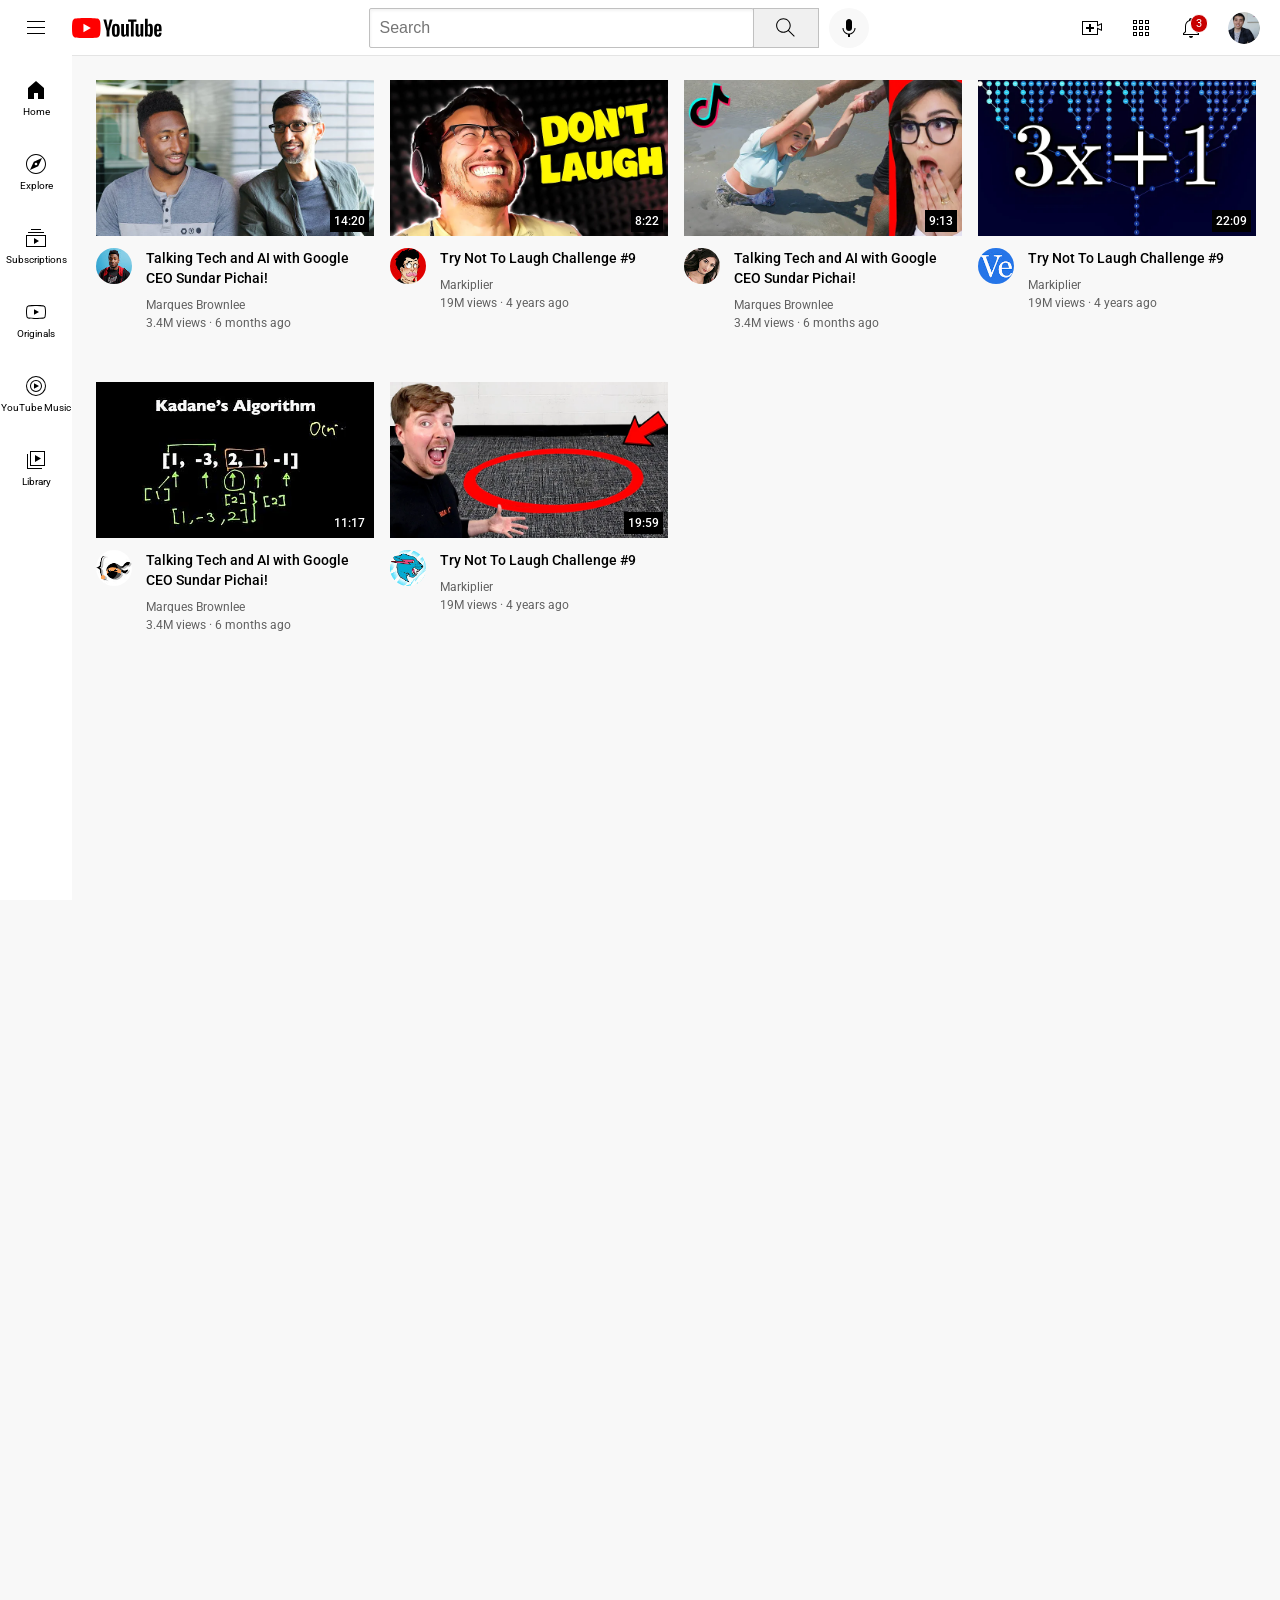
<file: index.html>
<!DOCTYPE html>
<html lang="en">
  <head>
    <title>YouTube.com Clone</title>
    <meta charset="UTF-8" />
    <meta name="viewport" content="width=device-width, initial-scale=1.0" />
    <meta name="author" content="Bester" />
    <meta name="keywords" content="SEO Keywords separated by commas" />
    <meta name="description" content="this is the description for SEO" />
    <meta http-equiv="refresh" content="60" />

    <link rel="preconnect" href="https://fonts.googleapis.com" />
    <link rel="preconnect" href="https://fonts.gstatic.com" crossorigin />
    <link
      href="https://fonts.googleapis.com/css2?family=Roboto:ital,wght@0,100;0,300;0,400;0,500;0,700;0,900;1,100;1,300;1,400;1,500;1,700;1,900&display=swap"
      rel="stylesheet"
    />
    <link rel="stylesheet" href="styles/general.css" />
    <link rel="stylesheet" href="styles/header.css" />
    <link rel="stylesheet" href="styles/sidebar.css" />
    <link rel="stylesheet" href="styles/video.css" />
  </head>

  <body>
    <header class="header">
      <div class="left-section">
        <img
          class="hamburger-menu"
          src="icons/hamburger-menu.svg"
          alt="icons/ham"
        />
        <img class="youtube-logo" src="icons/youtube-logo.svg" alt="" />
      </div>
      <div class="middle-section">
        <input class="search-bar" type="text" placeholder="Search" id="" />
        <button class="search-button">
          <img class="search-icon" src="icons/search.svg" alt="" />
          <div class="tooltip">Search</div>
        </button>
        <button class="voice-search-button">
          <img
            class="voice-search-icon"
            src="icons/voice-search-icon.svg"
            alt=""
          />
          <div class="tooltip">Search with your voice</div>
        </button>
      </div>
      <div class="right-section">
        <div class="upload-icon-container">
          <img class="upload-icon" src="icons/upload.svg" />
          <div class="tooltip">Create</div>
        </div>
        <div class="youtube-apps-icon-container">
          <img class="youtube-apps-icon" src="icons/youtube-apps.svg" />
          <div class="tooltip">Youtube apps</div>
        </div>
        <div class="notifications-icon-container">
          <img class="notifications-icon" src="icons/notifications.svg" />
          <div class="notifications-count">3</div>
          <div class="tooltip">Notifications</div>
        </div>
        <img
          class="current-user-picture"
          src="channel-pictures/my-channel.jpeg"
        />
      </div>
    </header>

    <nav class="sidebar">
      <div class="sidebar-link">
        <img src="icons/home.svg" alt="" />
        <div>Home</div>
      </div>
      <div class="sidebar-link">
        <img src="icons/explore.svg" alt="" />
        <div>Explore</div>
      </div>
      <div class="sidebar-link">
        <img src="icons/subscriptions.svg" alt="" />
        <div>Subscriptions</div>
      </div>
      <div class="sidebar-link">
        <img src="icons/originals.svg" alt="" />
        <div>Originals</div>
      </div>
      <div class="sidebar-link">
        <img src="icons/youtube-music.svg" alt="" />
        <div>YouTube Music</div>
      </div>
      <div class="sidebar-link">
        <img src="icons/library.svg" alt="" />
        <div>Library</div>
      </div>
    </nav>

    <main>
      <section class="video-grid">
        <div class="video-preview">
          <div class="thumbnail-row">
            <img class="thumbnail" src="thumbnails/thumbnail-1.webp" alt="" />

            <div class="video-time">14:20</div>
          </div>
          <div class="video-info-grid">
            <div class="channel-picture">
              <img
                class="profile-picture"
                src="channel-pictures/channel-1.jpeg"
                alt=""
              />
            </div>
            <div class="video-info">
              <p class="video-title">
                Talking Tech and AI with Google CEO Sundar Pichai!
              </p>
              <p class="video-author">Marques Brownlee</p>
              <p class="video-stats">3.4M views &#183; 6 months ago</p>
            </div>
          </div>
        </div>

        <div class="video-preview">
          <div class="thumbnail-row">
            <img class="thumbnail" src="thumbnails/thumbnail-2.webp" alt="" />
            <div class="video-time">8:22</div>
          </div>
          <div class="video-info-grid">
            <div class="channel-picture">
              <img
                class="profile-picture"
                src="channel-pictures/channel-2.jpeg"
                alt=""
              />
            </div>
            <div class="video-info">
              <p class="video-title">Try Not To Laugh Challenge #9</p>
              <p class="video-author">Markiplier</p>
              <p class="video-stats">19M views &#183; 4 years ago</p>
            </div>
          </div>
        </div>

        <div class="video-preview">
          <div class="thumbnail-row">
            <img class="thumbnail" src="thumbnails/thumbnail-3.webp" alt="" />
            <div class="video-time">9:13</div>
          </div>
          <div class="video-info-grid">
            <div class="channel-picture">
              <img
                class="profile-picture"
                src="channel-pictures/channel-3.jpeg"
                alt=""
              />
            </div>
            <div class="video-info">
              <p class="video-title">
                Talking Tech and AI with Google CEO Sundar Pichai!
              </p>
              <p class="video-author">Marques Brownlee</p>
              <p class="video-stats">3.4M views &#183; 6 months ago</p>
            </div>
          </div>
        </div>

        <div class="video-preview">
          <div class="thumbnail-row">
            <img class="thumbnail" src="thumbnails/thumbnail-4.webp" alt="" />
            <div class="video-time">22:09</div>
          </div>
          <div class="video-info-grid">
            <div class="channel-picture">
              <img
                class="profile-picture"
                src="channel-pictures/channel-4.jpeg"
                alt=""
              />
            </div>
            <div class="video-info">
              <p class="video-title">Try Not To Laugh Challenge #9</p>
              <p class="video-author">Markiplier</p>
              <p class="video-stats">19M views &#183; 4 years ago</p>
            </div>
          </div>
        </div>

        <div class="video-preview">
          <div class="thumbnail-row">
            <img class="thumbnail" src="thumbnails/thumbnail-5.webp" alt="" />
            <div class="video-time">11:17</div>
          </div>
          <div class="video-info-grid">
            <div class="channel-picture">
              <img
                class="profile-picture"
                src="channel-pictures/channel-5.jpeg"
                alt=""
              />
            </div>
            <div class="video-info">
              <p class="video-title">
                Talking Tech and AI with Google CEO Sundar Pichai!
              </p>
              <p class="video-author">Marques Brownlee</p>
              <p class="video-stats">3.4M views &#183; 6 months ago</p>
            </div>
          </div>
        </div>
        <div class="video-preview">
          <div class="thumbnail-row">
            <img class="thumbnail" src="thumbnails/thumbnail-6.webp" alt="" />
            <div class="video-time">19:59</div>
          </div>
          <div class="video-info-grid">
            <div class="channel-picture">
              <img
                class="profile-picture"
                src="channel-pictures/channel-6.jpeg"
                alt=""
              />
            </div>
            <div class="video-info">
              <p class="video-title">Try Not To Laugh Challenge #9</p>
              <p class="video-author">Markiplier</p>
              <p class="video-stats">19M views &#183; 4 years ago</p>
            </div>
          </div>
        </div>
      </section>
    </main>
  </body>
</html>
</file>
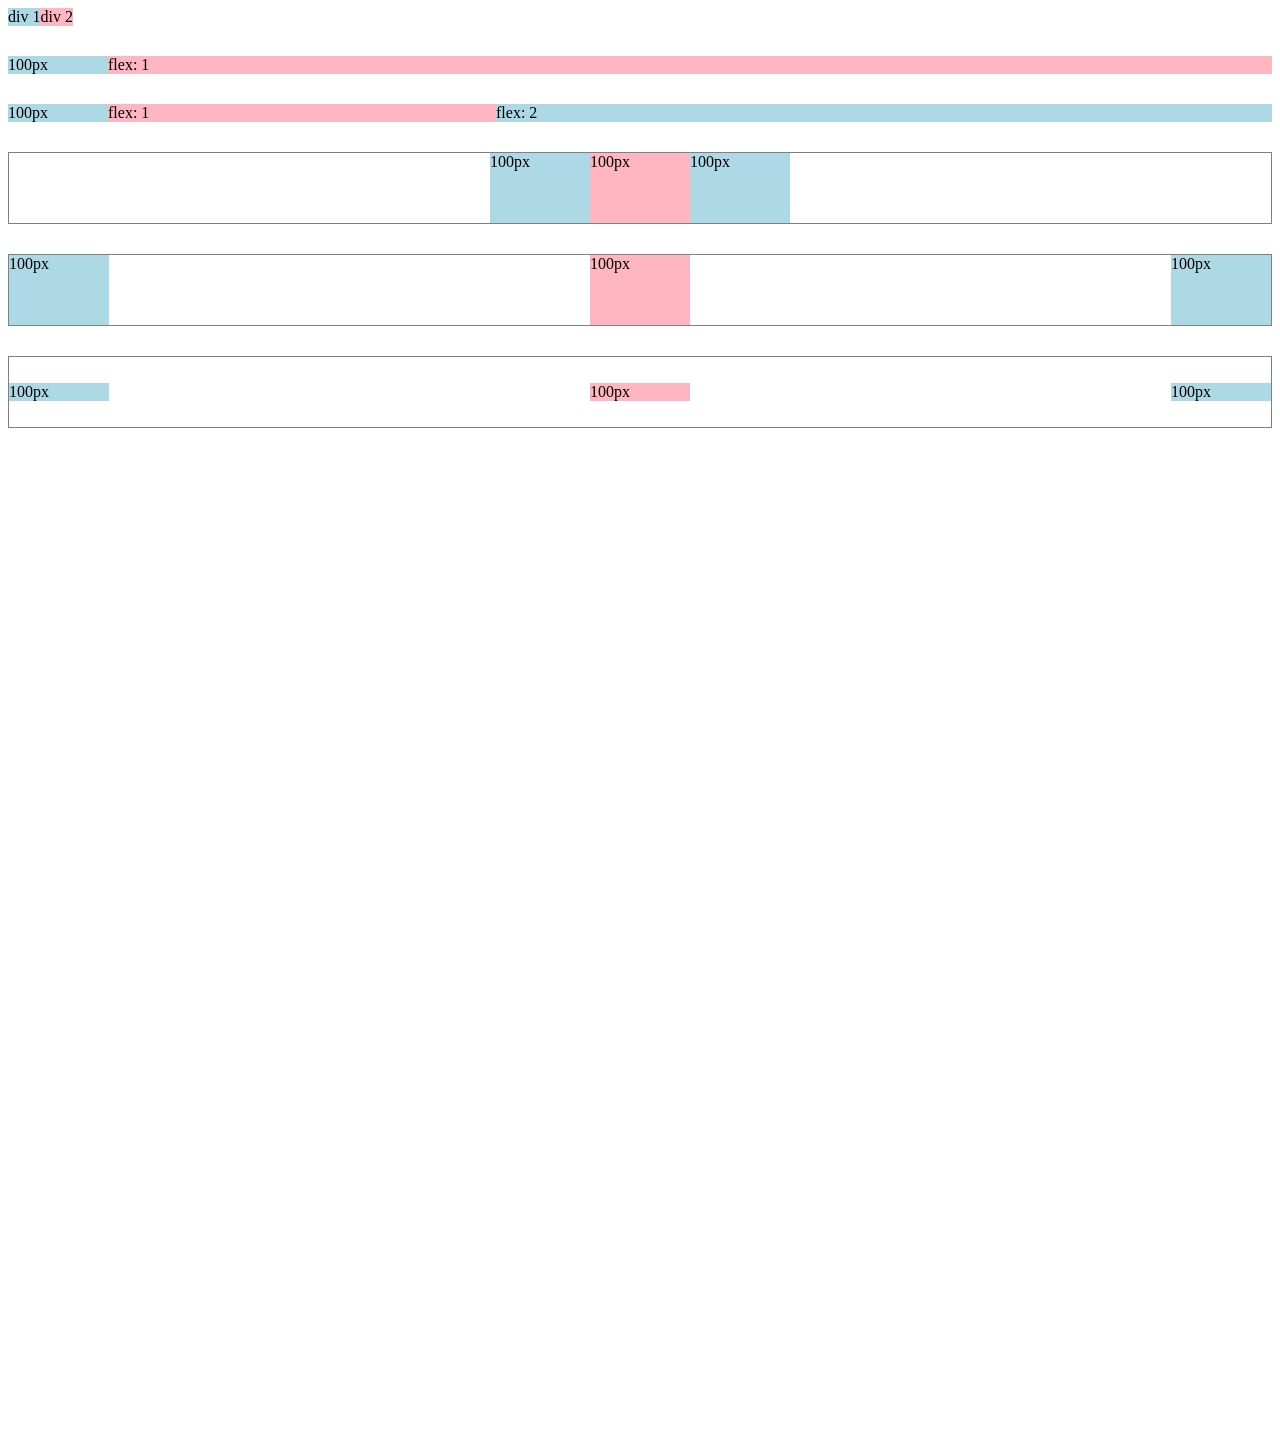
<file: flexbox.html>
<!DOCTYPE html>
<html lang="en">
  <head>
    <title>Flexbox Practice</title>
    <meta charset="UTF-8" />
    <meta name="viewport" content="width=device-width, initial-scale=1.0" />
    <meta name="author" content="Bester" />
    <meta name="keywords" content="SEO Keywords separated by commas" />
    <meta name="description" content="This is the description for SEO" />
    <meta http-equiv="refresh" content="" />
    <style></style>
  </head>

  <body style="padding-bottom: 1000px">
    <div style="display: flex; flex-direction: row">
      <div style="background-color: lightblue">div 1</div>
      <div style="background-color: lightpink">div 2</div>
    </div>

    <div style="margin-top: 30px; display: flex; flex-direction: row">
      <div style="background-color: lightblue; width: 100px">100px</div>
      <div style="background-color: lightpink; flex: 1">flex: 1</div>
    </div>

    <div style="margin-top: 30px; display: flex; flex-direction: row">
      <div style="background-color: lightblue; width: 100px">100px</div>
      <div style="background-color: lightpink; flex: 1">flex: 1</div>
      <div style="background-color: lightblue; flex: 2">flex: 2</div>
    </div>

    <div
      style="
        margin-top: 30px;
        height: 70px;
        border-width: 1px;
        border-style: solid;
        border-color: gray;
        display: flex;
        flex-direction: row;
        justify-content: center;
      "
    >
      <div style="background-color: lightblue; width: 100px">100px</div>
      <div style="background-color: lightpink; width: 100px">100px</div>
      <div style="background-color: lightblue; width: 100px">100px</div>
    </div>

    <div
      style="
        margin-top: 30px;
        height: 70px;
        border-width: 1px;
        border-style: solid;
        border-color: gray;
        display: flex;
        flex-direction: row;
        justify-content: space-between;
      "
    >
      <div style="background-color: lightblue; width: 100px">100px</div>
      <div style="background-color: lightpink; width: 100px">100px</div>
      <div style="background-color: lightblue; width: 100px">100px</div>
    </div>

    <div
      style="
        margin-top: 30px;
        height: 70px;
        border-width: 1px;
        border-style: solid;
        border-color: gray;
        display: flex;
        flex-direction: row;
        justify-content: space-between;
        align-items: center;
      "
    >
      <div style="background-color: lightblue; width: 100px">100px</div>
      <div style="background-color: lightpink; width: 100px">100px</div>
      <div style="background-color: lightblue; width: 100px">100px</div>
    </div>
  </body>
</html>
</file>
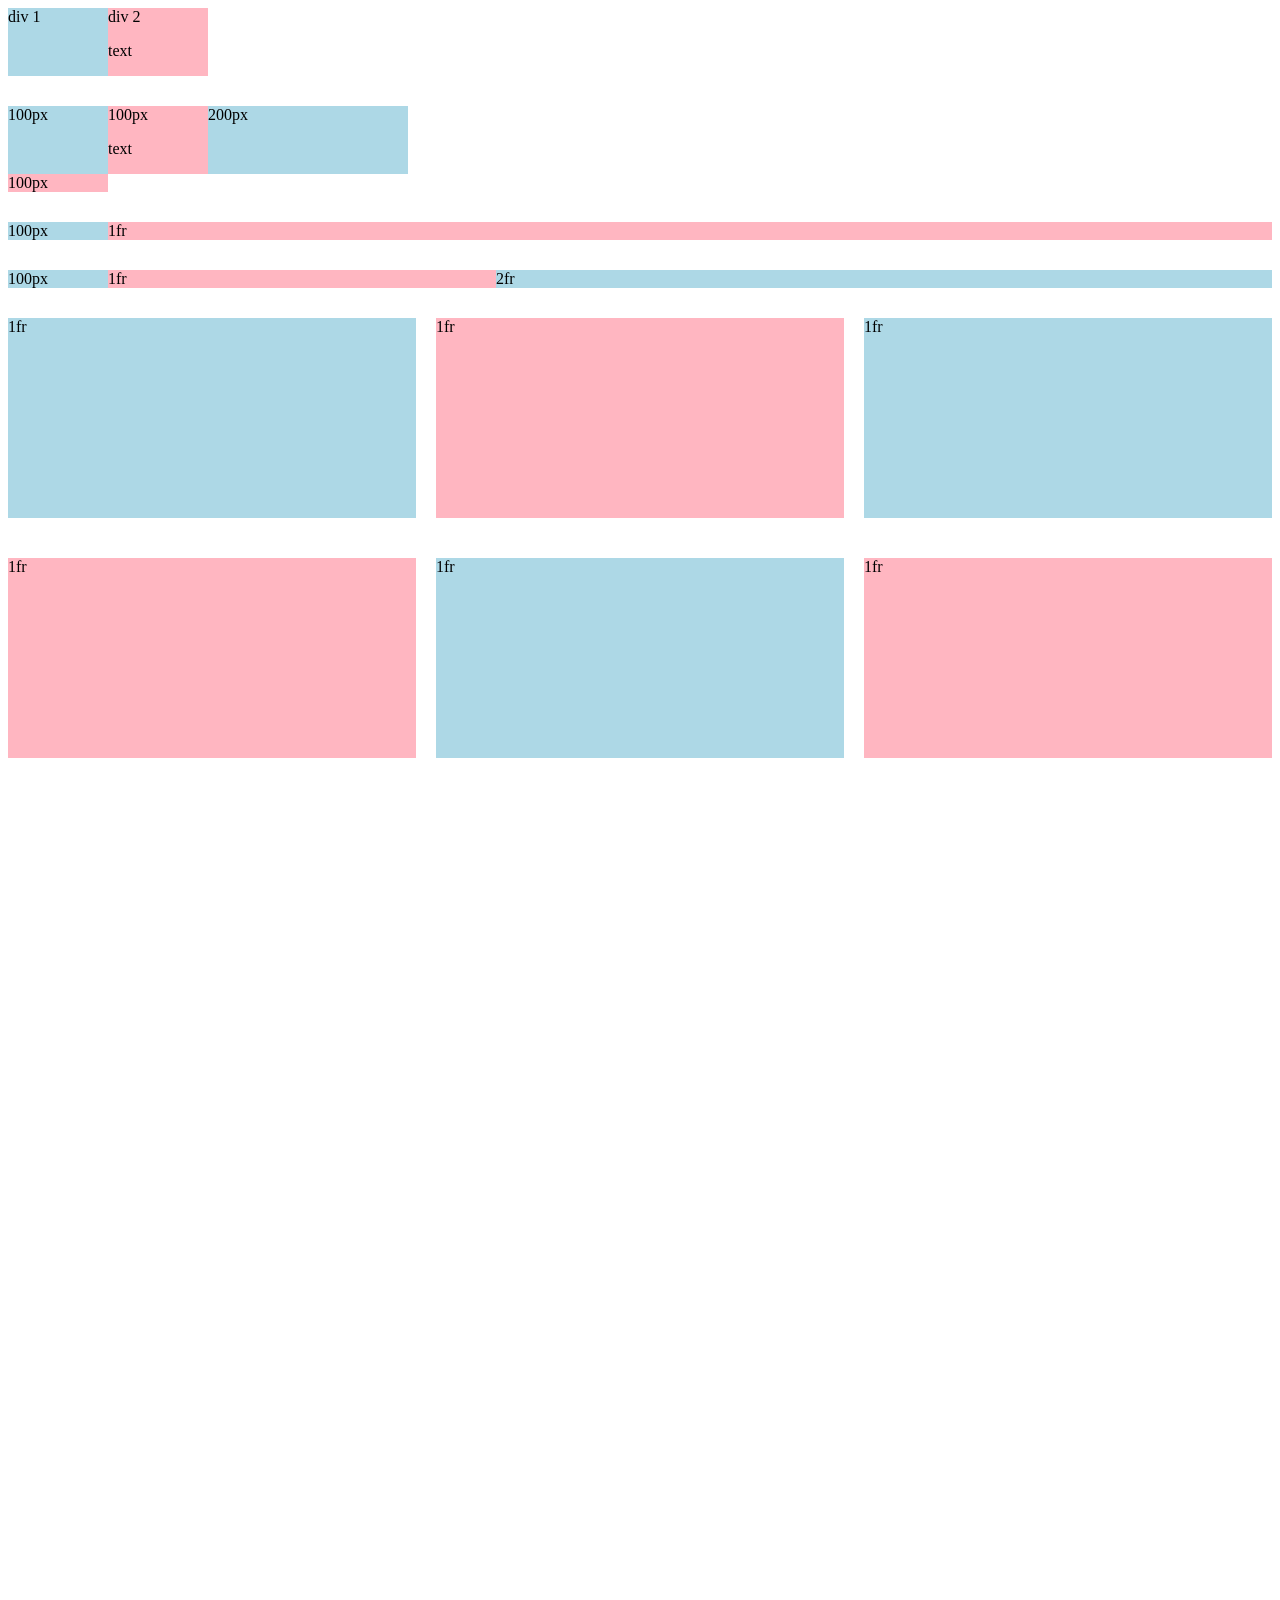
<file: grid.html>
<!DOCTYPE html>
<html lang="en">
  <head>
    <title>Grid Practice</title>
    <meta charset="UTF-8" />
    <meta name="viewport" content="width=device-width, initial-scale=1.0" />
    <meta name="author" content="Bester" />
    <meta name="keywords" content="SEO Keywords separated by commas" />
    <meta name="description" content="This is the description for SEO" />
    <meta http-equiv="refresh" content="" />
    <style></style>
  </head>

  <body style="padding-bottom: 1000px">
    <div style="display: grid; grid-template-columns: 100px 100px">
      <div style="background-color: lightblue">div 1</div>
      <div style="background-color: lightpink">
        div 2
        <p>text</p>
      </div>
    </div>
    <div
      style="
        margin-top: 30px;
        display: grid;
        grid-template-columns: 100px 100px 200px;
      "
    >
      <div style="background-color: lightblue">100px</div>
      <div style="background-color: lightpink">
        100px
        <p>text</p>
      </div>
      <div style="background-color: lightblue">200px</div>
      <div style="background-color: lightpink">100px</div>
    </div>
    <div
      style="margin-top: 30px; display: grid; grid-template-columns: 100px 1fr"
    >
      <div style="background-color: lightblue">100px</div>
      <div style="background-color: lightpink">1fr</div>
    </div>

    <div
      style="
        margin-top: 30px;
        display: grid;
        grid-template-columns: 100px 1fr 2fr;
      "
    >
      <div style="background-color: lightblue">100px</div>
      <div style="background-color: lightpink">1fr</div>
      <div style="background-color: lightblue">2fr</div>
    </div>

    <div
      style="
        margin-top: 30px;
        display: grid;
        grid-template-columns: 1fr 1fr 1fr;
        column-gap: 20px;
        row-gap: 40px;
      "
    >
      <div style="background-color: lightblue; height: 200px">1fr</div>
      <div style="background-color: lightpink; height: 200px">1fr</div>
      <div style="background-color: lightblue; height: 200px">1fr</div>
      <div style="background-color: lightpink; height: 200px">1fr</div>
      <div style="background-color: lightblue; height: 200px">1fr</div>
      <div style="background-color: lightpink; height: 200px">1fr</div>
    </div>
  </body>
</html>
</file>
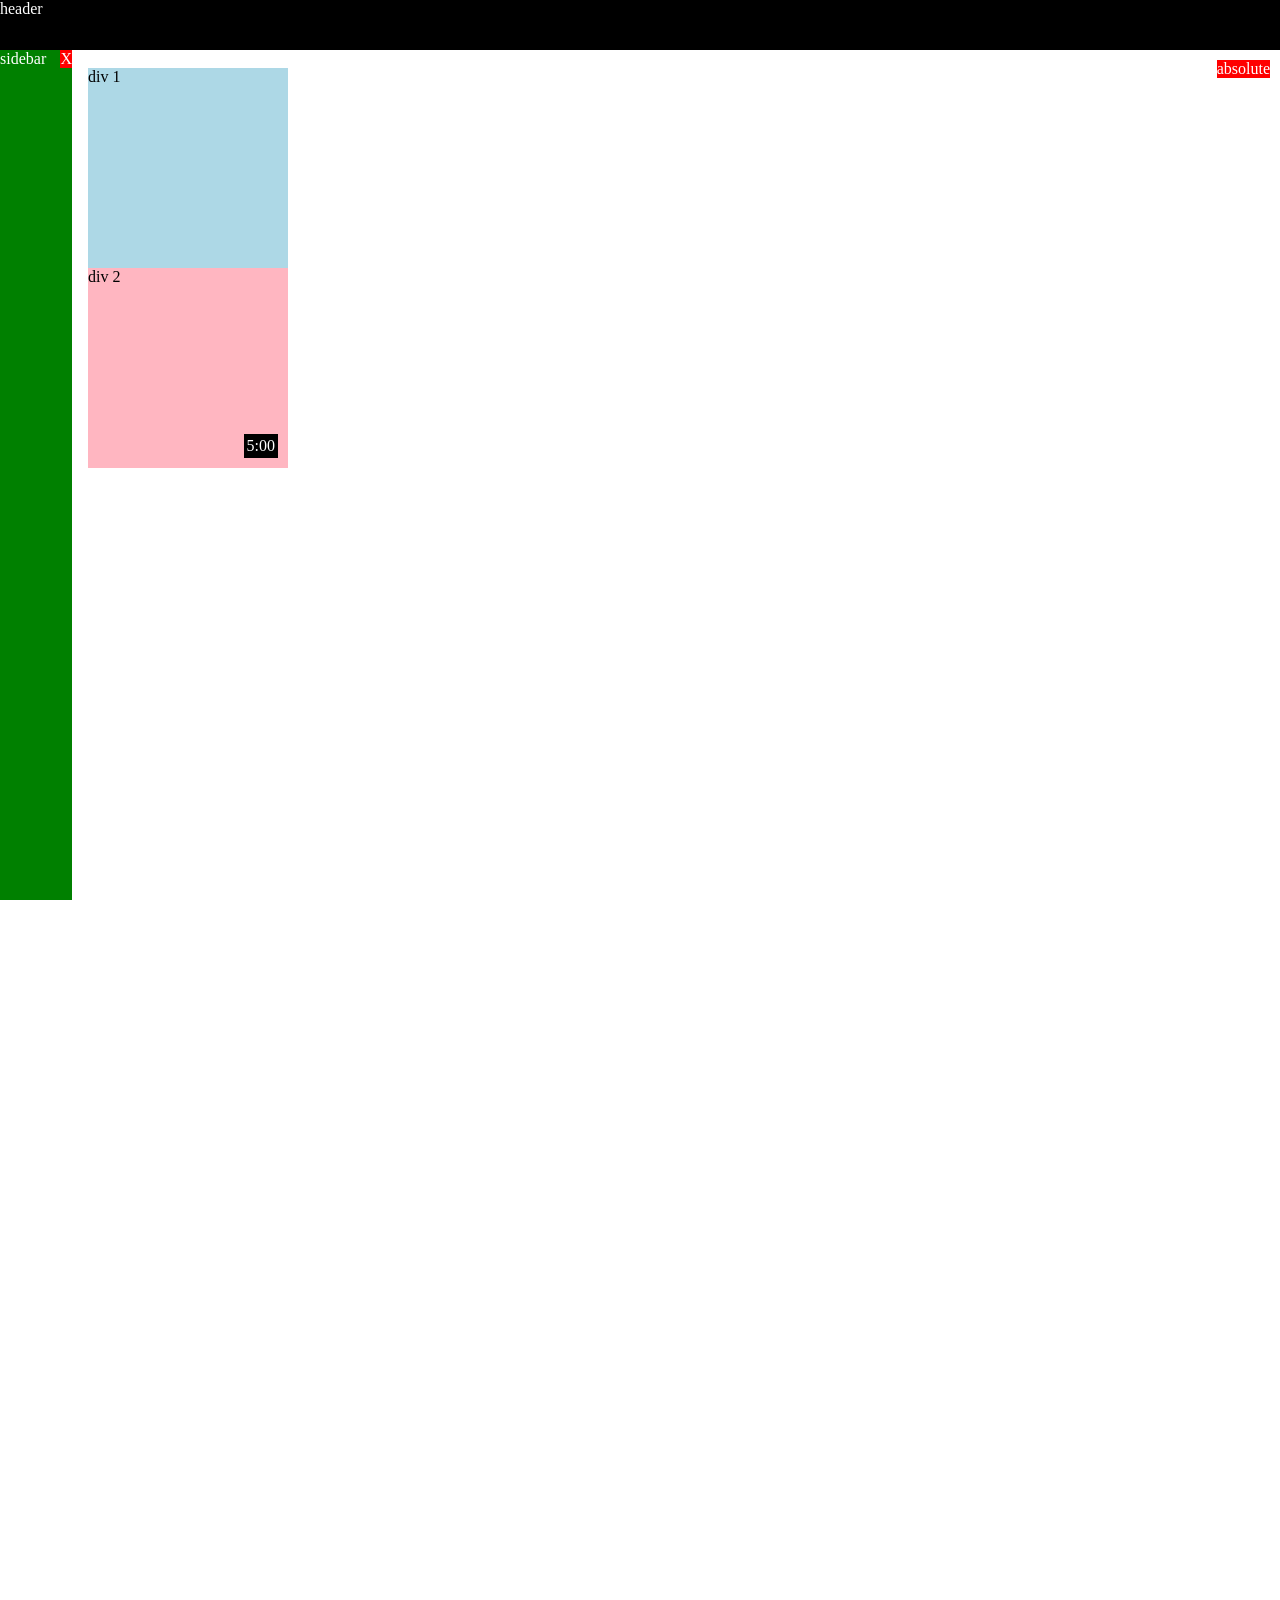
<file: position.html>
<!DOCTYPE html>
<html lang="en">
<head>
<title>Position Practice</title>
<meta charset="UTF-8" />
<meta name="viewport" content="width=device-width, initial-scale=1.0" />
<meta name="author" content="Bester"/>
<meta name="keywords" content="SEO Keywords separated by commas"/>
<meta name="description" content="This is the description for SEO"/>
<meta http-equiv="refresh" content=""/>
<style>



</style>
</head>

<body style="height: 3000px;
padding-top: 60px;
padding-left: 80px;">

<div style="background-color: black;
color: white;
position: fixed;
top: 0;
left: 0;
right: 0;
height: 50px;
z-index: 100;
">
header</div>

<div style="background-color: green;
color: white;
position: fixed;
top: 50px;
left: 0;
bottom: 0;
width: 72px;
">
  sidebar

  <div style="position: absolute;
background-color: red;
color: white;
top: 0px;
right: 0px;

">
X
</div>

</div>

<div style="position: absolute;
background-color: red;
color: white;
top: 60px;
right: 10px;

">
absolute
</div>

<div style="
  background-color: lightblue;
  height: 200px;
  width: 200px;
  position: static;
  ">
  div 1</div>

<div style="background-color: lightpink;
height: 200px;
width: 200px;
position: relative;
">
div 2

<div style="position: absolute;
background-color: black;
color: white;
bottom: 10px;
right: 10px;
padding: 3px;
">
5:00
</div>

</div>

</body>
</html
</file>
<file: styles/general.css>
p {
  font-family: Roboto, Arial;
  margin-top: 0;
}

body {
  font-family: Roboto, Arial;
  margin: 0;
  padding-top: 80px;
  padding-left: 96px;
  padding-right: 24px;
  background-color: rgb(248, 248, 248);
  margin-bottom: 3000px;
}
</file>
<file: styles/header.css>
.header {
  height: 55px;
  display: flex;
  flex-direction: row;
  justify-content: space-between;

position: fixed;
top: 0;
left: 0;
right: 0;
z-index: 100;

background-color: white;
border-bottom-width: 1px;
border-bottom-style: solid;
border-bottom-color: rgb(228, 228, 228);
}

.left-section {
  display: flex;
  align-items: center;
}

.hamburger-menu {
  height: 24px;
  margin-left: 24px;
  margin-right: 24px;
}

.youtube-logo {
  height: 20px;
}

.middle-section {
  flex: 1;
  margin-left: 30px;
  margin-right: 35px;
  max-width: 500px;
  display: flex;
  align-items: center;
}

.search-bar {
  flex: 1;
  height: 36px;
  padding-left: 10px;
  font-size: 16px;
border: 1px solid rgb(192,192,192);
  border-radius: 2px;
  box-shadow: inset 1px 2px 3px rgba(0,0,0,0.05);
  width: 0;
}

.search-bar::placeholder {
  font-size: 16px;
}

.search-button {
  height: 40px;
  width: 66px;
  background-color: rgb(240,240,240);
  border-width: 1px;
  border-style: solid;
  border-color: rgb(192,192,192);
margin-left: -1px;
margin-right: 10px;
}

.search-icon {
  height: 25px;
}

.search-button,
.voice-search-button,
.upload-icon-container,
.youtube-apps-icon-container,
.notifications-icon-container {
  display: flex;
  justify-content: center;
  align-items: center;
  position: relative;
}

.search-button .tooltip,
.voice-search-button .tooltip,
.upload-icon-container .tooltip,
.youtube-apps-icon-container .tooltip,
.notifications-icon-container .tooltip {
  position: absolute;
  background-color: gray;
  color: white;
  padding-top: 4px;
  padding-bottom: 4px;
  padding-left: 8px;
  padding-right: 8px;
  border-radius: 2px;
  font-size: 12px;
  bottom: -30px;
  opacity: 0;
  transition: opacity 0.15s;
  pointer-events: none;
  white-space: nowrap;
}

.search-button:hover .tooltip,
.voice-search-button:hover .tooltip,
.upload-icon-container:hover .tooltip,
.youtube-apps-icon-container:hover .tooltip,
.notifications-icon-container:hover .tooltip {
  opacity: 1;
}

.voice-search-button {
  height: 40px;
  width: 40px;
  border-radius: 20px;
  border: none;
  background-color: rgb(248, 248, 248);
}

.voice-search-icon {
  height: 24px;
}

.voice-search-icon {

}

.right-section {
  width: 180px;
  margin-right: 20px;
  display: flex;
  align-items: center;
  justify-content: space-between;
  flex-shrink: 0;
}

.upload-icon {
  height: 24px;
}

.youtube-apps-icon {
  height: 24px;
}

.notifications-icon {
  height: 24px;
}

.notifications-icon-container {
  position: relative;
}

.notifications-count {
  position: absolute;
  top: -2px;
  right: -5px;
  background-color: rgb(200, 0, 0);
  color: white;
  font-size: 11px;
  padding-left: 5px;
  padding-right: 5px;
  padding-top: 2px;
  padding-bottom: 2px;
  border-radius: 10px;
border-style: solid;
border-width: 1px;
border-color: white;
}

.current-user-picture {
  height: 32px;
  border-radius: 16px;
}
</file>
<file: styles/sidebar.css>
.sidebar {
  position: fixed;
  left: 0;
  bottom: 0;
  top: 55px;
  background-color: white;
  width: 72px;
  z-index: 200;
  padding-top: 5px;
}

.sidebar-link {
  height: 74px;
  display: flex;
  justify-content: center;
  align-items: center;
  flex-direction: column;
  cursor: pointer;
}

.sidebar-link:hover {
  background-color: rgb(235, 235, 235);
}

.sidebar-link img {
  height: 24px;
  margin-bottom: 4px;
}

.sidebar-link div {
  font-family: Roboto, Arial;
  font-size: 10px;

}
</file>
<file: styles/video.css>
.thumbnail {
  width: 100%;
}

.video-title {
  margin-top: 0;
  font-size: 14px;
  font-weight: 500;
  line-height: 20px;
  margin-bottom: 10px;
}

.video-author {
  font-size: 12px;
  color: rgb(96, 96, 96);
  margin-bottom: 4px;
}
.video-stats {
  font-size: 12px;
  color: rgb(96, 96, 96);
}

.video-preview {
}

.channel-picture {
}

.video-info {
}

.profile-picture {
  width: 36px;
  border-radius: 20px;
}

.thumbnail-row {
  margin-bottom: 8px;
  position: relative;
}

.video-info-grid {
  display: grid;
  grid-template-columns: 50px 1fr;
}

.video-grid {
  display: grid;
  grid-template-columns: 1fr 1fr 1fr;
  column-gap: 16px;
  row-gap: 40px;
}

@media (max-width: 750px) {
  .video-grid {
    grid-template-columns: 1fr 1fr;
  }
}

@media (min-width: 1000px) {
  .video-grid {
    grid-template-columns: 1fr 1fr 1fr 1fr;
  }
}

@media (min-width: 751px) and (max-width: 999px) {
  .video-grid {
    grid-template-columns: 1fr 1fr 1fr;
  }
}

.video-time {
  font-size: 12px;
  font-weight: 500;
  background-color: black;
  color: white;
  position: absolute;
  bottom: 8px;
  right: 5px;
  padding: 4px;
}
</file>
